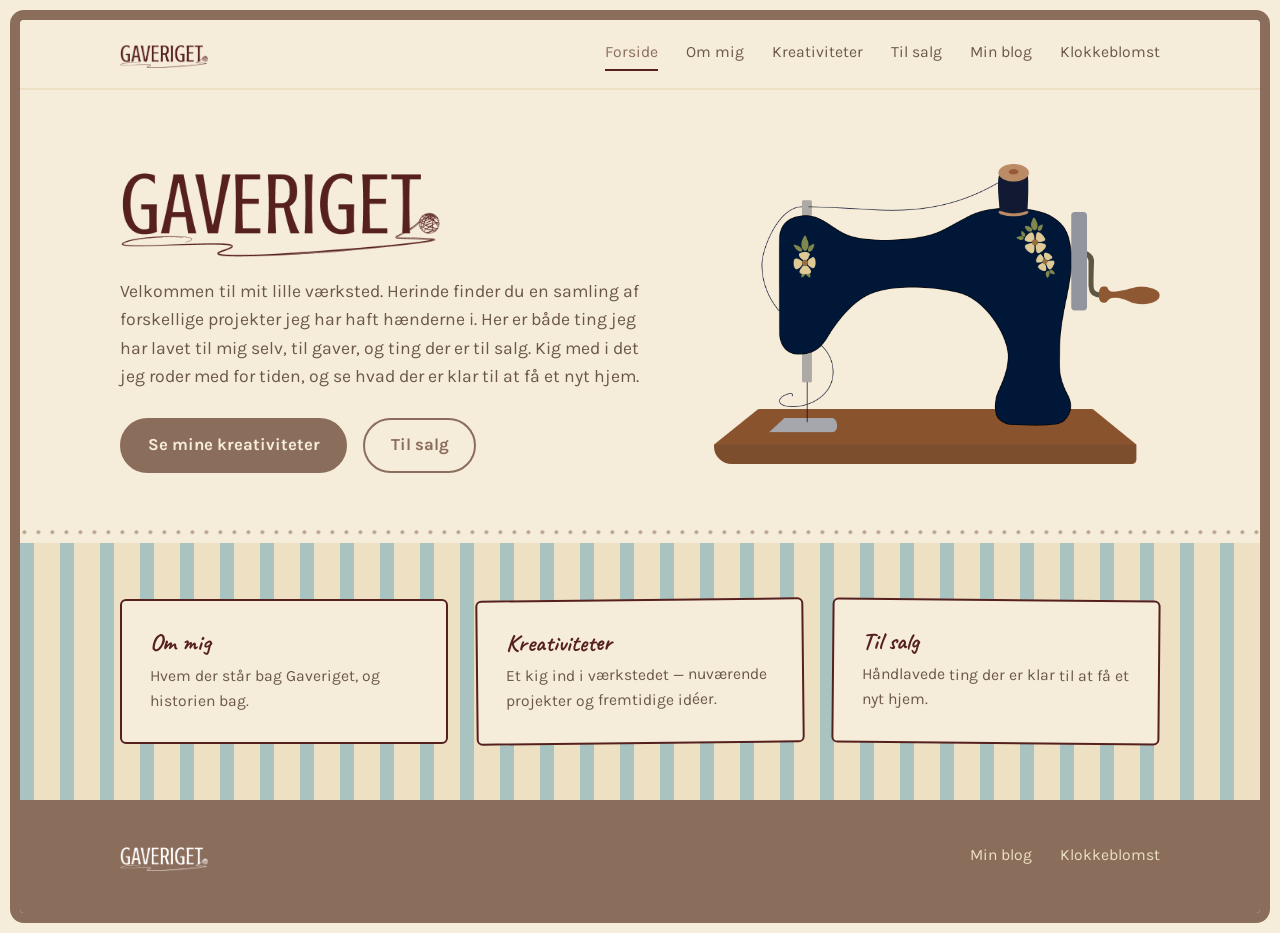
<file: index.html>
<!DOCTYPE html>
<html lang="da">
<head>
  <meta charset="UTF-8">
  <meta name="viewport" content="width=device-width, initial-scale=1.0">
  <title>Gaveriget</title>
  <link rel="preconnect" href="https://fonts.googleapis.com">
  <link href="https://fonts.googleapis.com/css2?family=Caveat:wght@600;700&family=Karla:wght@400;500;700&display=swap" rel="stylesheet">
  <link rel="stylesheet" href="css/reset.css">
  <link rel="stylesheet" href="css/style.css">
</head>
<body>
  <div class="page-frame">

    <header class="site-header">
      <div class="wrap">
        <a href="index.html" class="brand" aria-label="Gaveriget">
          <img src="images/logo-nyt.png" alt="Gaveriget logo" class="brand-logo">
        </a>
        <nav class="nav-links" aria-label="Hovedmenu">
          <a href="index.html" aria-current="page">Forside</a>
          <a href="om-mig.html">Om mig</a>
          <a href="kreativiteter.html">Kreativiteter</a>
          <a href="til-salg.html">Til salg</a>
          <a href="blog.html">Min blog</a>
          <a href="klokkeblomst.html">Klokkeblomst</a>
        </nav>
      </div>
    </header>

    <main>
      <section class="hero">
        <div class="wrap">
          <div class="hero-text">
            <h1 class="hero-logo-wrap">
              <img src="images/logo-nyt.png" alt="Gaveriget" class="hero-logo">
            </h1>
            <p>
              Velkommen til mit lille værksted. Herinde finder du en samling af forskellige projekter jeg har haft hænderne i.
              Her er både ting jeg har lavet til mig selv, til gaver, og ting der er til salg. 
              Kig med i det jeg roder med for tiden, og se hvad der er klar til at få et nyt hjem.
            </p>
            <a href="kreativiteter.html" class="btn btn-primary">Se mine kreativiteter</a>
            <a href="til-salg.html" class="btn btn-ghost" style="margin-left: 0.75rem;">Til salg</a>
          </div>

          <div class="hero-visual">
            <img
              src="images/symaskine.png"
              alt="Symaskine i værkstedet"
            >
          </div>
        </div>
      </section>

      <div class="stitch-divider" aria-hidden="true"></div>

      <section class="intro-links stripes">
        <div class="wrap">
          <a href="om-mig.html" class="note-card">
            <h3>Om mig</h3>
            <p>Hvem der står bag Gaveriget, og historien bag.</p>
          </a>
          <a href="kreativiteter.html" class="note-card">
            <h3>Kreativiteter</h3>
            <p>Et kig ind i værkstedet — nuværende projekter og fremtidige idéer.</p>
          </a>
          <a href="til-salg.html" class="note-card">
            <h3>Til salg</h3>
            <p>Håndlavede ting der er klar til at få et nyt hjem.</p>
          </a>
        </div>
      </section>
    </main>

    <footer class="site-footer">
      <div class="wrap">
        <span class="brand" aria-label="Gaveriget">
          <img src="images/logo-nyt.png" alt="Gaveriget logo" class="brand-logo">
        </span>
        <nav class="nav-links" aria-label="Footer-menu">
          <a href="blog.html">Min blog</a>
          <a href="klokkeblomst.html">Klokkeblomst</a>
        </nav>
      </div>
    </footer>

  </div>
</body>
</html>
</file>
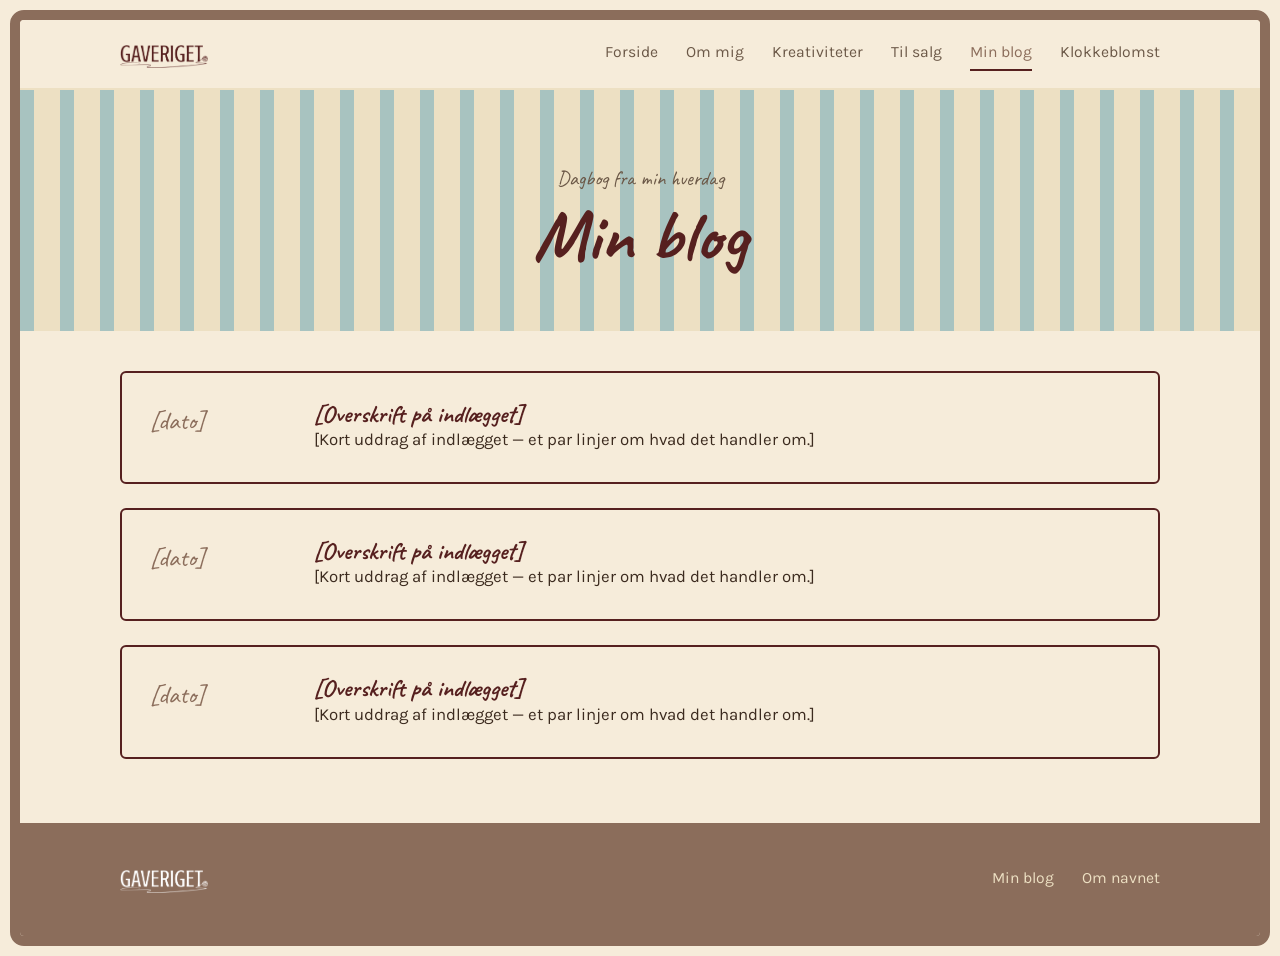
<file: blog.html>
<!DOCTYPE html>
<html lang="da">
<head>
  <meta charset="UTF-8">
  <meta name="viewport" content="width=device-width, initial-scale=1.0">
  <title>Min blog — Klokkeblomst</title>
  <link rel="preconnect" href="https://fonts.googleapis.com">
  <link href="https://fonts.googleapis.com/css2?family=Caveat:wght@600;700&family=Karla:wght@400;500;700&display=swap" rel="stylesheet">
  <link rel="stylesheet" href="css/reset.css">
  <link rel="stylesheet" href="css/style.css">
</head>
<body>
  <div class="page-frame">

    <header class="site-header">
      <div class="wrap">
        <a href="index.html" class="brand" aria-label="Gaveriget">
          <img src="images/logo-nyt.png" alt="Gaveriget logo" class="brand-logo">
        </a>
        <nav class="nav-links" aria-label="Hovedmenu">
          <a href="index.html">Forside</a>
          <a href="om-mig.html">Om mig</a>
          <a href="kreativiteter.html">Kreativiteter</a>
          <a href="til-salg.html">Til salg</a>
          <a href="blog.html" aria-current="page">Min blog</a>
          <a href="klokkeblomst.html">Klokkeblomst</a>
        </nav>
      </div>
    </header>

    <main>
      <section class="page-hero stripes">
        <div class="wrap">
          <p class="eyebrow">Dagbog fra min hverdag</p>
          <h1>Min blog</h1>
        </div>
      </section>

      <section class="post-list">
        <div class="wrap">

          <article class="note-card post-card">
            <span class="post-date">[dato]</span>
            <div>
              <h3>[Overskrift på indlægget]</h3>
              <p>[Kort uddrag af indlægget — et par linjer om hvad det handler om.]</p>
            </div>
          </article>

          <article class="note-card post-card">
            <span class="post-date">[dato]</span>
            <div>
              <h3>[Overskrift på indlægget]</h3>
              <p>[Kort uddrag af indlægget — et par linjer om hvad det handler om.]</p>
            </div>
          </article>

          <article class="note-card post-card">
            <span class="post-date">[dato]</span>
            <div>
              <h3>[Overskrift på indlægget]</h3>
              <p>[Kort uddrag af indlægget — et par linjer om hvad det handler om.]</p>
            </div>
          </article>

        </div>
      </section>
    </main>

    <footer class="site-footer">
      <div class="wrap">
        <span class="brand" aria-label="Gaveriget">
          <img src="images/logo-nyt.png" alt="Gaveriget logo" class="brand-logo">
        </span>
        <nav class="nav-links" aria-label="Footer-menu">
          <a href="blog.html">Min blog</a>
          <a href="klokkeblomst.html">Om navnet</a>
        </nav>
      </div>
    </footer>

  </div>
</body>
</html>
</file>
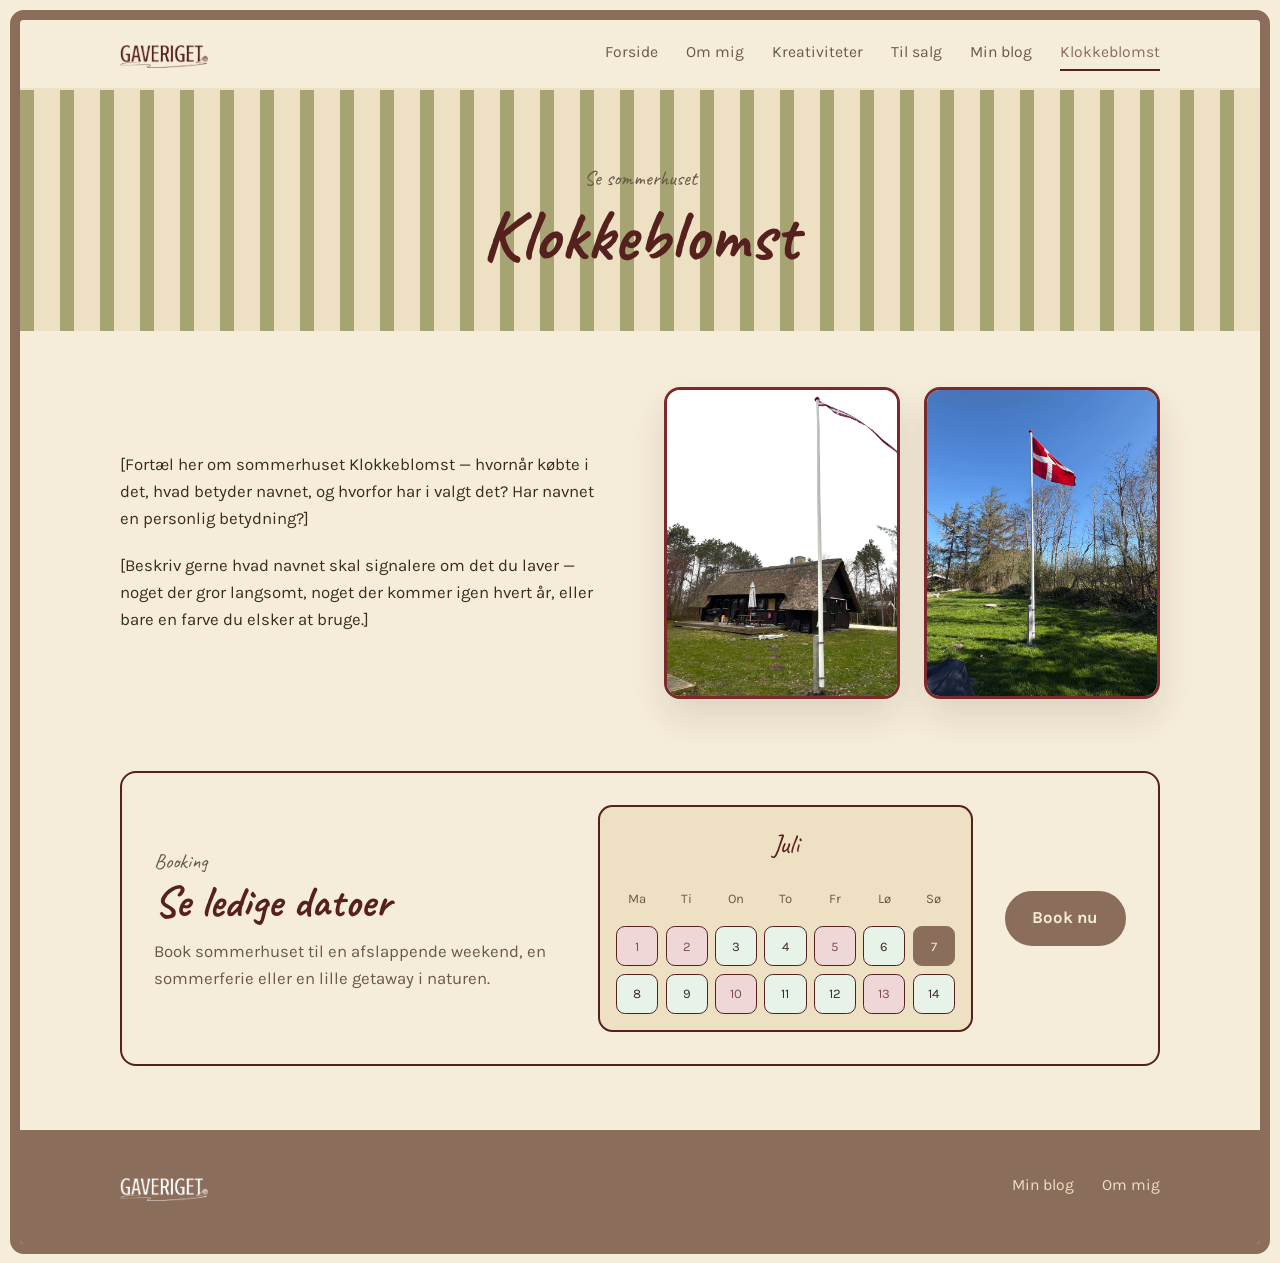
<file: klokkeblomst.html>
<!DOCTYPE html>
<html lang="da">
<head>
  <meta charset="UTF-8">
  <meta name="viewport" content="width=device-width, initial-scale=1.0">
  <title>Klokkeblomst</title>
  <link rel="preconnect" href="https://fonts.googleapis.com">
  <link href="https://fonts.googleapis.com/css2?family=Caveat:wght@600;700&family=Karla:wght@400;500;700&display=swap" rel="stylesheet">
  <link rel="stylesheet" href="css/reset.css">
  <link rel="stylesheet" href="css/style.css">
</head>
<body>
  <div class="page-frame">

    <header class="site-header">
      <div class="wrap">
        <a href="index.html" class="brand" aria-label="Gaveriget">
          <img src="images/logo-nyt.png" alt="Gaveriget logo" class="brand-logo">
        </a>
        <nav class="nav-links" aria-label="Hovedmenu">
          <a href="index.html">Forside</a>
          <a href="om-mig.html">Om mig</a>
          <a href="kreativiteter.html">Kreativiteter</a>
          <a href="til-salg.html">Til salg</a>
          <a href="blog.html">Min blog</a>
          <a href="klokkeblomst.html" aria-current="page">Klokkeblomst</a>
        </nav>
      </div>
    </header>

    <main>
      <section class="page-hero stripes-olive stripes">
        <div class="wrap">
          <p class="eyebrow">Se sommerhuset</p>
          <h1>Klokkeblomst</h1>
        </div>
      </section>

      <section class="content-section">
        <div class="wrap" style="display:grid; grid-template-columns: 1fr 1fr; gap:3rem; align-items:center;">
          <div>
            <p>
              [Fortæl her om sommerhuset Klokkeblomst — hvornår købte i det, hvad betyder navnet, og hvorfor har i valgt det? Har navnet en
              personlig betydning?]
            </p>
            <p style="margin-top:1.25rem;">
              [Beskriv gerne hvad navnet skal signalere om det du laver — noget
              der gror langsomt, noget der kommer igen hvert år, eller bare
              en farve du elsker at bruge.]
            </p>
          </div>

          <div class="gallery-grid" style="display:grid; grid-template-columns: 1fr 1fr; gap:1.5rem; align-items:start;">
            <img
              src="images/sommerhuset.JPEG"
              alt="Sommerhuset i Klokkeblomst"
              style="width:100%; height:100%; object-fit:cover; border-radius:1rem; border:3px solid #7a2a2a; box-shadow:0 18px 36px rgba(58,39,26,0.12); min-height:18rem;"
            >
            <img
              src="images/sommerhuset-flag.JPEG"
              alt="Flag på sommerhuset"
              style="width:100%; height:100%; object-fit:cover; border-radius:1rem; border:3px solid #7a2a2a; box-shadow:0 18px 36px rgba(58,39,26,0.12); min-height:18rem;"
            >
          </div>
        </div>
      </section>

      <section class="booking-section">
        <div class="wrap">
          <div class="booking-card">
            <div>
              <p class="eyebrow">Booking</p>
              <h2>Se ledige datoer</h2>
              <p>
                Book sommerhuset til en afslappende weekend, en sommerferie eller
                en lille getaway i naturen.
              </p>
            </div>

            <div class="mini-calendar" aria-label="Kalender for booking">
              <div class="calendar-header">Juli</div>
              <div class="calendar-grid">
                <span class="day day--muted">Ma</span>
                <span class="day day--muted">Ti</span>
                <span class="day day--muted">On</span>
                <span class="day day--muted">To</span>
                <span class="day day--muted">Fr</span>
                <span class="day day--muted">Lø</span>
                <span class="day day--muted">Sø</span>

                <button class="day day--booked" type="button" aria-label="Dato 1 er optaget">1</button>
                <button class="day day--booked" type="button" aria-label="Dato 2 er optaget">2</button>
                <button class="day day--available" type="button" aria-label="Dato 3 er ledig">3</button>
                <button class="day day--available" type="button" aria-label="Dato 4 er ledig">4</button>
                <button class="day day--booked" type="button" aria-label="Dato 5 er optaget">5</button>
                <button class="day day--available" type="button" aria-label="Dato 6 er ledig">6</button>
                <button class="day day--selected" type="button" aria-label="Dato 7 er valgt">7</button>

                <button class="day day--available" type="button" aria-label="Dato 8 er ledig">8</button>
                <button class="day day--available" type="button" aria-label="Dato 9 er ledig">9</button>
                <button class="day day--booked" type="button" aria-label="Dato 10 er optaget">10</button>
                <button class="day day--available" type="button" aria-label="Dato 11 er ledig">11</button>
                <button class="day day--available" type="button" aria-label="Dato 12 er ledig">12</button>
                <button class="day day--booked" type="button" aria-label="Dato 13 er optaget">13</button>
                <button class="day day--available" type="button" aria-label="Dato 14 er ledig">14</button>
              </div>
            </div>

            <div class="booking-actions">
              <a href="https://landfolk.com/da/l/645cf47a?checkin=2026-09-24&checkout=2026-09-29&ref=location-search-list" target="_blank" rel="noreferrer" class="btn btn-primary">Book nu</a>
            </div>
          </div>
        </div>
      </section>
    </main>

    <footer class="site-footer">
      <div class="wrap">
        <span class="brand" aria-label="Gaveriget">
          <img src="images/logo-nyt.png" alt="Gaveriget logo" class="brand-logo">
        </span>
        <nav class="nav-links" aria-label="Footer-menu">
          <a href="blog.html">Min blog</a>
          <a href="om-mig.html">Om mig</a>
        </nav>
      </div>
    </footer>

  </div>
</body>
</html>
</file>
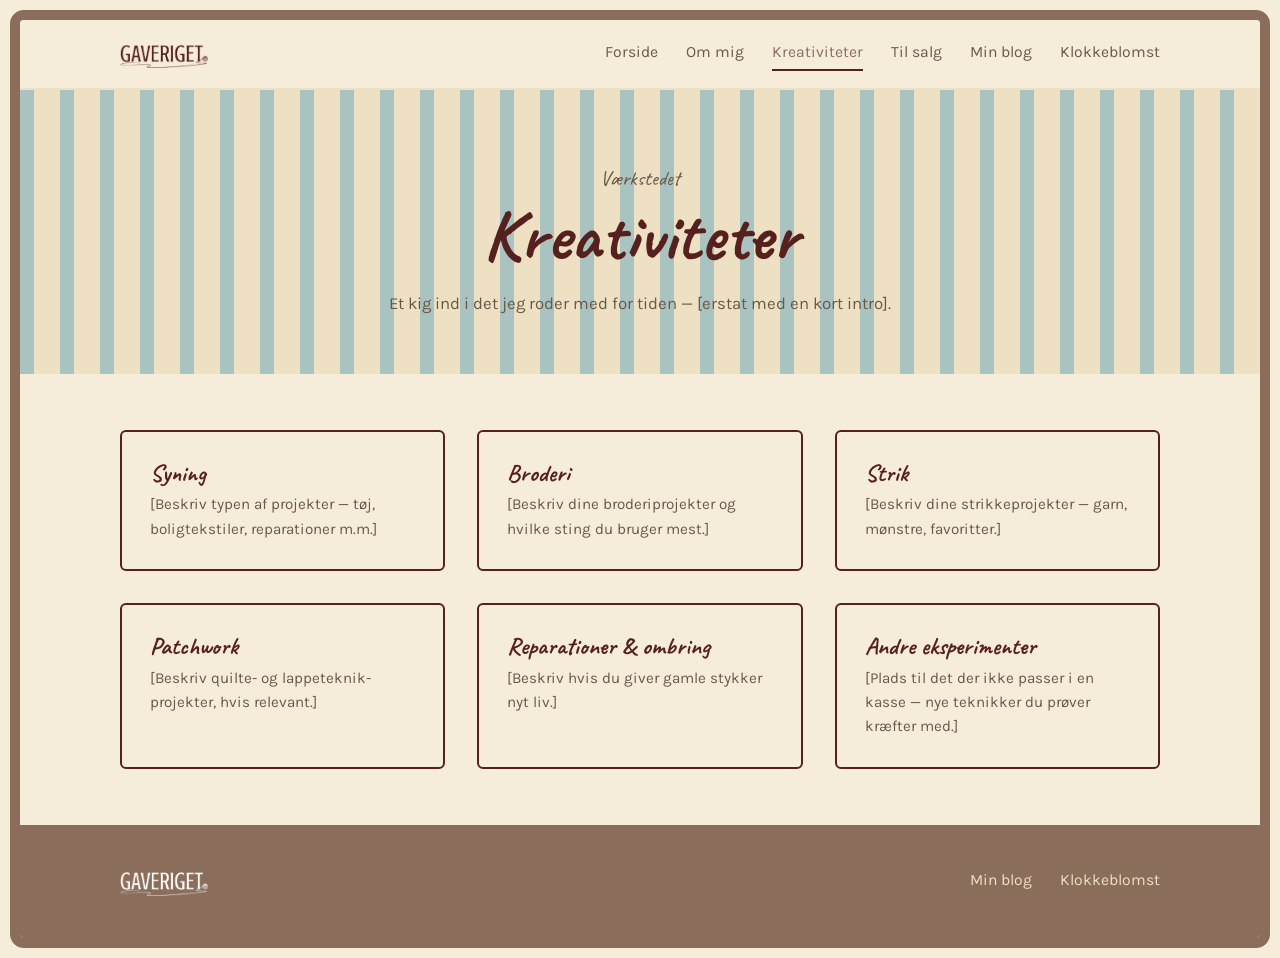
<file: kreativiteter.html>
<!DOCTYPE html>
<html lang="da">
<head>
  <meta charset="UTF-8">
  <meta name="viewport" content="width=device-width, initial-scale=1.0">
  <title>Kreativiteter — Klokkeblomst</title>
  <link rel="preconnect" href="https://fonts.googleapis.com">
  <link href="https://fonts.googleapis.com/css2?family=Caveat:wght@600;700&family=Karla:wght@400;500;700&display=swap" rel="stylesheet">
  <link rel="stylesheet" href="css/reset.css">
  <link rel="stylesheet" href="css/style.css">
</head>
<body>
  <div class="page-frame">

    <header class="site-header">
      <div class="wrap">
        <a href="index.html" class="brand" aria-label="Gaveriget">
          <img src="images/logo-nyt.png" alt="Gaveriget logo" class="brand-logo">
        </a>
        <nav class="nav-links" aria-label="Hovedmenu">
          <a href="index.html">Forside</a>
          <a href="om-mig.html">Om mig</a>
          <a href="kreativiteter.html" aria-current="page">Kreativiteter</a>
          <a href="til-salg.html">Til salg</a>
          <a href="blog.html">Min blog</a>
          <a href="klokkeblomst.html">Klokkeblomst</a>
        </nav>
      </div>
    </header>

    <main>
      <section class="page-hero stripes">
        <div class="wrap">
          <p class="eyebrow">Værkstedet</p>
          <h1>Kreativiteter</h1>
          <p>Et kig ind i det jeg roder med for tiden — [erstat med en kort intro].</p>
        </div>
      </section>

      <section class="content-section">
        <div class="wrap grid">

          <article class="note-card item-card">
            <h3>Syning</h3>
            <p>[Beskriv typen af projekter — tøj, boligtekstiler, reparationer m.m.]</p>
          </article>

          <article class="note-card item-card">
            <h3>Broderi</h3>
            <p>[Beskriv dine broderiprojekter og hvilke sting du bruger mest.]</p>
          </article>

          <article class="note-card item-card">
            <h3>Strik</h3>
            <p>[Beskriv dine strikkeprojekter — garn, mønstre, favoritter.]</p>
          </article>

          <article class="note-card item-card">
            <h3>Patchwork</h3>
            <p>[Beskriv quilte- og lappeteknik-projekter, hvis relevant.]</p>
          </article>

          <article class="note-card item-card">
            <h3>Reparationer &amp; ombring</h3>
            <p>[Beskriv hvis du giver gamle stykker nyt liv.]</p>
          </article>

          <article class="note-card item-card">
            <h3>Andre eksperimenter</h3>
            <p>[Plads til det der ikke passer i en kasse — nye teknikker du prøver kræfter med.]</p>
          </article>

        </div>
      </section>
    </main>

    <footer class="site-footer">
      <div class="wrap">
        <span class="brand" aria-label="Gaveriget">
          <img src="images/logo-nyt.png" alt="Gaveriget logo" class="brand-logo">
        </span>
        <nav class="nav-links" aria-label="Footer-menu">
          <a href="blog.html">Min blog</a>
          <a href="klokkeblomst.html">Klokkeblomst</a>
        </nav>
      </div>
    </footer>

  </div>
</body>
</html>
</file>
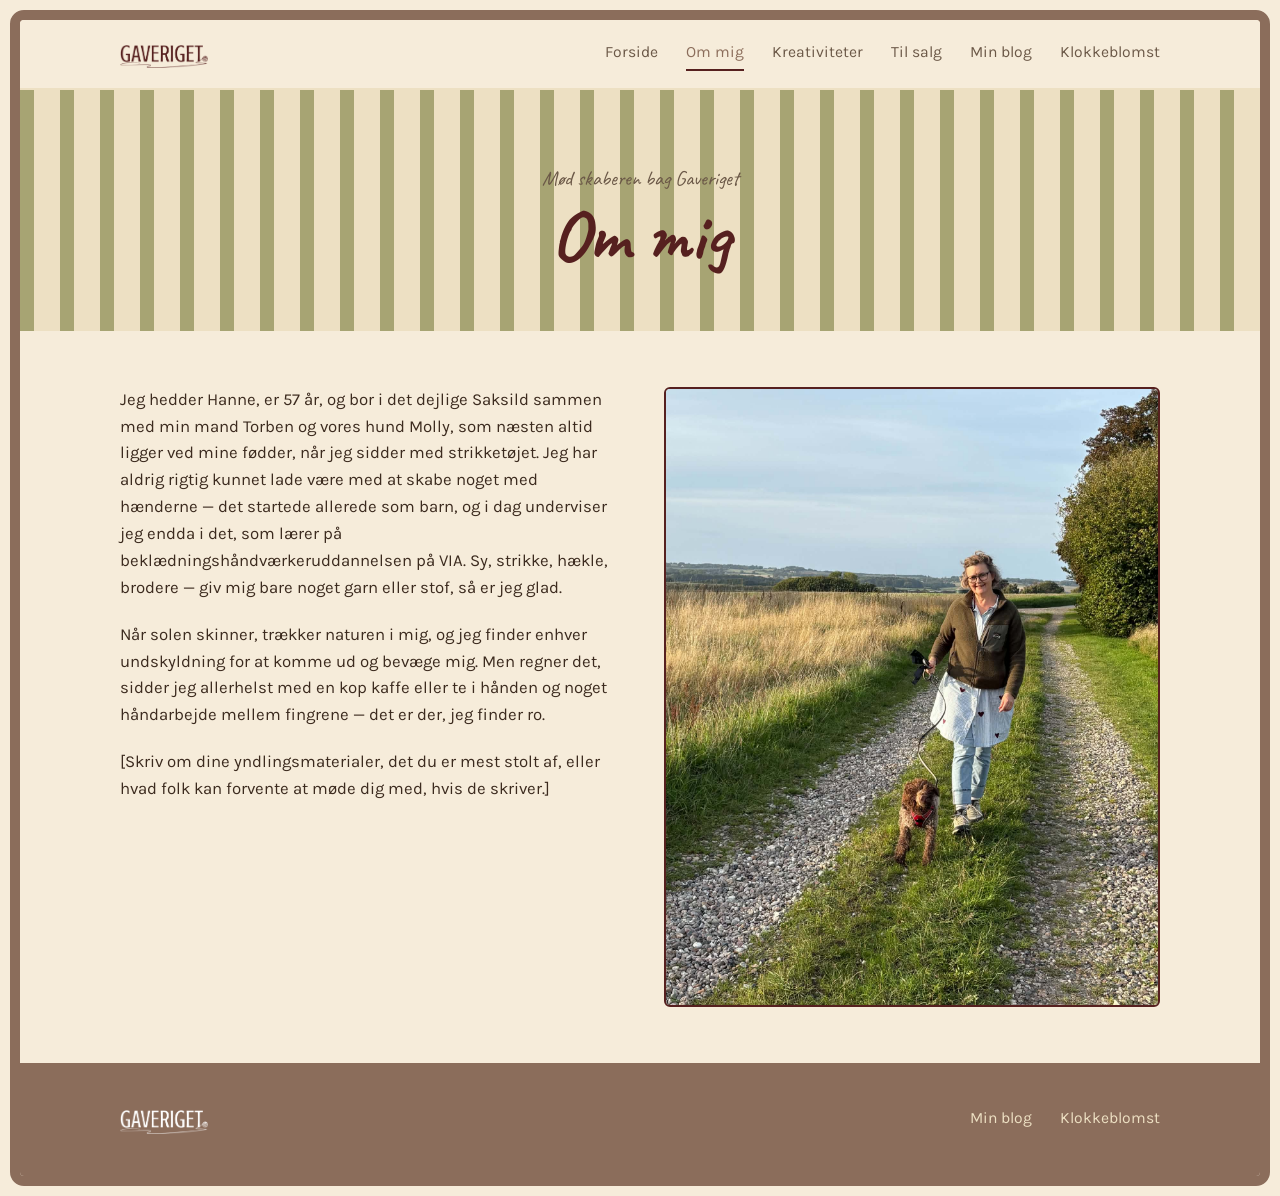
<file: om-mig.html>
<!DOCTYPE html>
<html lang="da">
<head>
  <meta charset="UTF-8">
  <meta name="viewport" content="width=device-width, initial-scale=1.0">
  <title>Om mig — Klokkeblomst</title>
  <link rel="preconnect" href="https://fonts.googleapis.com">
  <link href="https://fonts.googleapis.com/css2?family=Caveat:wght@600;700&family=Karla:wght@400;500;700&display=swap" rel="stylesheet">
  <link rel="stylesheet" href="css/reset.css">
  <link rel="stylesheet" href="css/style.css">
</head>
<body>
  <div class="page-frame">

    <header class="site-header">
      <div class="wrap">
        <a href="index.html" class="brand" aria-label="Gaveriget">
          <img src="images/logo-nyt.png" alt="Gaveriget logo" class="brand-logo">
        </a>
        <nav class="nav-links" aria-label="Hovedmenu">
          <a href="index.html">Forside</a>
          <a href="om-mig.html" aria-current="page">Om mig</a>
          <a href="kreativiteter.html">Kreativiteter</a>
          <a href="til-salg.html">Til salg</a>
          <a href="blog.html">Min blog</a>
          <a href="klokkeblomst.html">Klokkeblomst</a>
        </nav>
      </div>
    </header>

    <main>
      <section class="page-hero stripes-olive stripes">
        <div class="wrap">
          <p class="eyebrow">Mød skaberen bag Gaveriget</p>
          <h1>Om mig</h1>
        </div>
      </section>

      <section class="content-section">
        <div class="wrap" style="display:grid; grid-template-columns: 1fr 1fr; gap: 3rem; align-items:start;">
          <div>
            <p>
              Jeg hedder Hanne, er 57 år, og bor i det dejlige Saksild sammen med min mand Torben og vores hund Molly, som næsten altid ligger ved mine fødder, når jeg sidder med strikketøjet. 
              Jeg har aldrig rigtig kunnet lade være med at skabe noget med hænderne — det startede allerede som barn, og i dag underviser jeg endda i det, som lærer på beklædningshåndværkeruddannelsen på VIA. 
              Sy, strikke, hækle, brodere — giv mig bare noget garn eller stof, så er jeg glad.
            </p>
            <p style="margin-top:1.25rem;">
              Når solen skinner, trækker naturen i mig, og jeg finder enhver undskyldning for at komme ud og bevæge mig. 
              Men regner det, sidder jeg allerhelst med en kop kaffe eller te i hånden og noget håndarbejde mellem fingrene — det er der, jeg finder ro.
            </p>
            <p style="margin-top:1.25rem;">
              [Skriv om dine yndlingsmaterialer, det du er mest stolt af, eller
              hvad folk kan forvente at møde dig med, hvis de skriver.]
            </p>
          </div>

          <div class="note-card" style="display:flex; align-items:center; justify-content:center; aspect-ratio: 4/5; overflow:hidden; padding:0;">
            <img
              src="images/hanne.jpg"
              alt="Hanne"
              style="width:100%; height:100%; object-fit:cover; display:block;"
            >
          </div>
        </div>
      </section>
    </main>

    <footer class="site-footer">
      <div class="wrap">
        <span class="brand" aria-label="Gaveriget">
          <img src="images/logo-nyt.png" alt="Gaveriget logo" class="brand-logo">
        </span>
        <nav class="nav-links" aria-label="Footer-menu">
          <a href="blog.html">Min blog</a>
          <a href="klokkeblomst.html">Klokkeblomst</a>
        </nav>
      </div>
    </footer>

  </div>
</body>
</html>
</file>
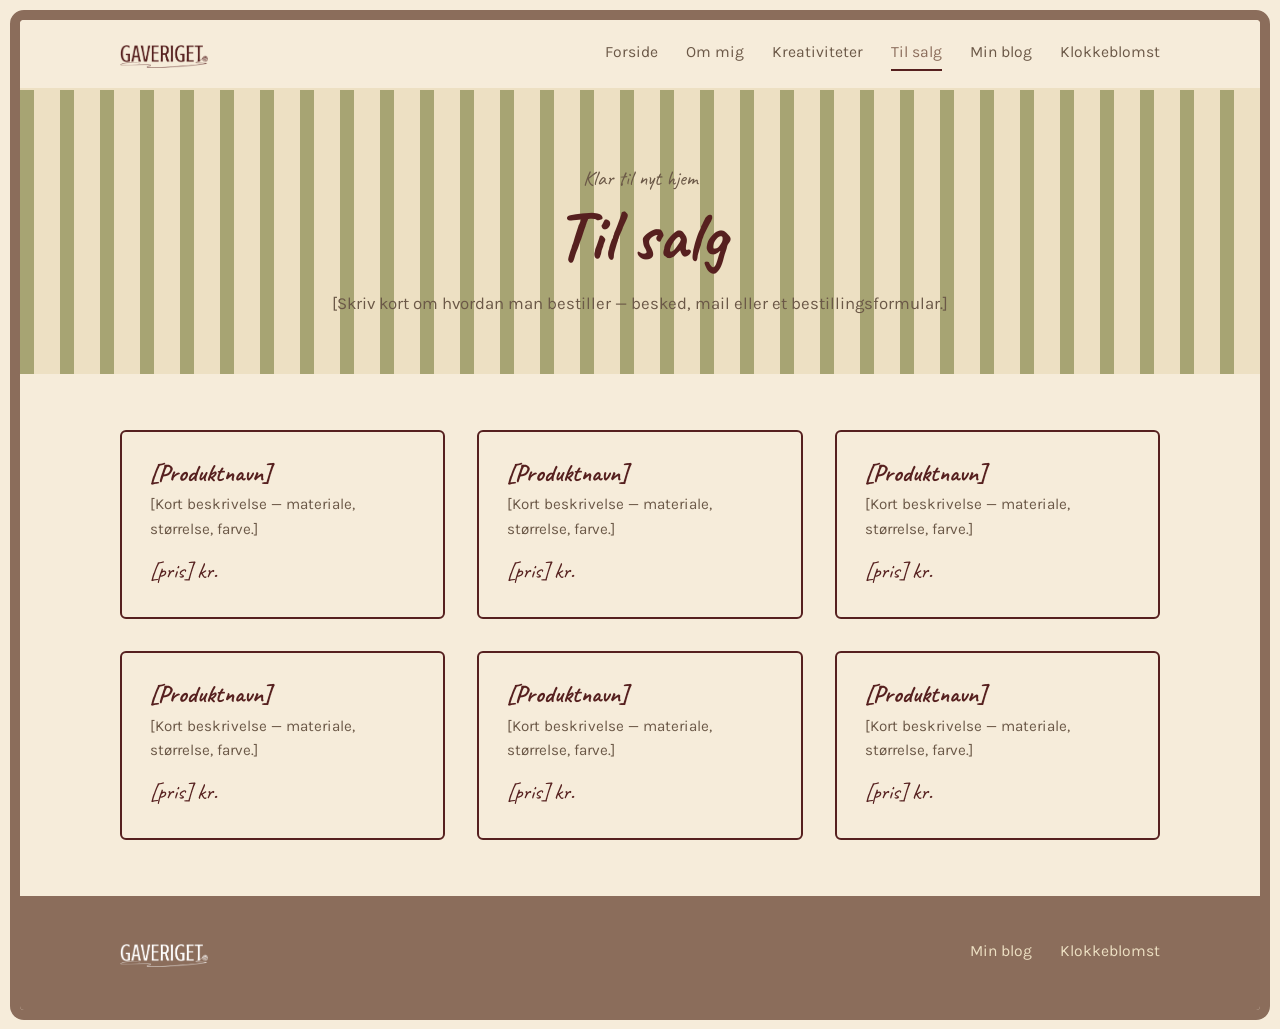
<file: til-salg.html>
<!DOCTYPE html>
<html lang="da">
<head>
  <meta charset="UTF-8">
  <meta name="viewport" content="width=device-width, initial-scale=1.0">
  <title>Til salg — Klokkeblomst</title>
  <link rel="preconnect" href="https://fonts.googleapis.com">
  <link href="https://fonts.googleapis.com/css2?family=Caveat:wght@600;700&family=Karla:wght@400;500;700&display=swap" rel="stylesheet">
  <link rel="stylesheet" href="css/reset.css">
  <link rel="stylesheet" href="css/style.css">
</head>
<body>
  <div class="page-frame">

    <header class="site-header">
      <div class="wrap">
        <a href="index.html" class="brand" aria-label="Gaveriget">
          <img src="images/logo-nyt.png" alt="Gaveriget logo" class="brand-logo">
        </a>
        <nav class="nav-links" aria-label="Hovedmenu">
          <a href="index.html">Forside</a>
          <a href="om-mig.html">Om mig</a>
          <a href="kreativiteter.html">Kreativiteter</a>
          <a href="til-salg.html" aria-current="page">Til salg</a>
          <a href="blog.html">Min blog</a>
          <a href="klokkeblomst.html">Klokkeblomst</a>
        </nav>
      </div>
    </header>

    <main>
      <section class="page-hero stripes-olive stripes">
        <div class="wrap">
          <p class="eyebrow">Klar til nyt hjem</p>
          <h1>Til salg</h1>
          <p>[Skriv kort om hvordan man bestiller — besked, mail eller et bestillingsformular.]</p>
        </div>
      </section>

      <section class="content-section">
        <div class="wrap grid">

          <article class="note-card item-card">
            <h3>[Produktnavn]</h3>
            <p>[Kort beskrivelse — materiale, størrelse, farve.]</p>
            <span class="price">[pris] kr.</span>
          </article>

          <article class="note-card item-card">
            <h3>[Produktnavn]</h3>
            <p>[Kort beskrivelse — materiale, størrelse, farve.]</p>
            <span class="price">[pris] kr.</span>
          </article>

          <article class="note-card item-card">
            <h3>[Produktnavn]</h3>
            <p>[Kort beskrivelse — materiale, størrelse, farve.]</p>
            <span class="price">[pris] kr.</span>
          </article>

          <article class="note-card item-card">
            <h3>[Produktnavn]</h3>
            <p>[Kort beskrivelse — materiale, størrelse, farve.]</p>
            <span class="price">[pris] kr.</span>
          </article>

          <article class="note-card item-card">
            <h3>[Produktnavn]</h3>
            <p>[Kort beskrivelse — materiale, størrelse, farve.]</p>
            <span class="price">[pris] kr.</span>
          </article>

          <article class="note-card item-card">
            <h3>[Produktnavn]</h3>
            <p>[Kort beskrivelse — materiale, størrelse, farve.]</p>
            <span class="price">[pris] kr.</span>
          </article>

        </div>
      </section>
    </main>

    <footer class="site-footer">
      <div class="wrap">
        <span class="brand" aria-label="Gaveriget">
          <img src="images/logo-nyt.png" alt="Gaveriget logo" class="brand-logo">
        </span>
        <nav class="nav-links" aria-label="Footer-menu">
          <a href="blog.html">Min blog</a>
          <a href="klokkeblomst.html">Klokkeblomst</a>
        </nav>
      </div>
    </footer>

  </div>
</body>
</html>
</file>
<file: css/style.css>
/* =========================================================
   Gaveriget — design tokens
   ========================================================= */
:root {
  /* Farver */
  --cream:        #f6ecda;
  --cream-deep:   #ede0c3;
  --burgundy:     #8b6d5b;
  --burgundy-ink: #56201f;
  --olive:        #a7a473;
  --dusty-blue:   #a8c3c0;
  --ink:          #3c2b1f;
  --ink-soft:     #6b5847;
  --amber:        #56201f;

  /* Typografi */
  --font-display: "Caveat", cursive;
  --font-body: "Karla", sans-serif;

  /* Layout */
  --page-max: 68rem;
  --radius: 6px;
}

/* =========================================================
   Grundlag
   ========================================================= */
body {
  background: var(--cream);
  color: var(--ink);
  font-family: var(--font-body);
  font-size: 1.05rem;
  line-height: 1.6;
}

h1, h2, h3 {
  font-family: var(--font-display);
  color: var(--burgundy-ink);
  line-height: 1.1;
  font-weight: 700;
}

h1 { font-size: clamp(2.75rem, 6vw, 4.5rem); }
h2 { font-size: clamp(2rem, 4vw, 2.75rem); }
h3 { font-size: 1.5rem; }

.hero-logo-wrap {
  margin: 0;
  line-height: 1;
}

.hero-logo {
  display: block;
  width: min(100%, 20rem);
  height: auto;
}

p  { max-width: 62ch; }

.eyebrow {
  font-family: var(--font-display);
  font-size: 1.3rem;
  color: var(--amber);
}

/* Hele siden holdes inden for en tegnet ramme, ligesom en skitsebog */
.page-frame {
  border: 10px solid var(--burgundy);
  border-radius: 14px;
  margin: 0.6rem;
  min-height: calc(100vh - 1.2rem);
  overflow: hidden;
  display: flex;
  flex-direction: column;
}

.wrap {
  width: 100%;
  max-width: var(--page-max);
  margin-inline: auto;
  padding-inline: 1.5rem;
}

/* =========================================================
   Header / navigation
   ========================================================= */
.site-header {
  background: var(--cream);
  border-bottom: 2px solid var(--cream-deep);
}

.site-header .wrap {
  display: flex;
  align-items: center;
  justify-content: space-between;
  padding-block: 1.1rem;
  gap: 1rem;
  flex-wrap: wrap;
}

.brand {
  font-family: var(--font-display);
  font-size: 2rem;
  color: var(--burgundy);
  display: flex;
  align-items: center;
  gap: 0.6rem;
  text-decoration: none;
}

.brand-logo {
  width: 5.5rem;
  height: auto;
  display: block;
}

.brand span {
  line-height: 1;
}

.nav-links {
  display: flex;
  gap: 1.75rem;
  flex-wrap: wrap;
}

.nav-links a {
  font-size: 0.98rem;
  color: var(--ink-soft);
  padding-block: 0.2rem;
  border-bottom: 2px solid transparent;
}

.nav-links a:hover,
.nav-links a[aria-current="page"] {
  color: var(--burgundy);
  border-bottom-color: var(--amber);
}

/* =========================================================
   Stribet sektion (inspireret af referencebilledet)
   ========================================================= */
.stripes {
  background-image: repeating-linear-gradient(
    90deg,
    var(--dusty-blue) 0px,
    var(--dusty-blue) 14px,
    var(--cream-deep) 14px,
    var(--cream-deep) 40px
  );
  padding-block: 3.5rem;
}

.stripes-olive {
  background-image: repeating-linear-gradient(
    90deg,
    var(--olive) 0px,
    var(--olive) 14px,
    var(--cream-deep) 14px,
    var(--cream-deep) 40px
  );
}

.note-card {
  background: var(--cream);
  border: 2px solid var(--burgundy-ink);
  border-radius: var(--radius);
  padding: 1.75rem;
}

/* =========================================================
   Hero (forside)
   ========================================================= */
.hero {
  padding-block: 4rem 3rem;
}

.hero .wrap {
  display: grid;
  grid-template-columns: 1.1fr 0.9fr;
  align-items: center;
  gap: 3rem;
}

.hero p {
  margin-block: 1.25rem 1.75rem;
  color: var(--ink-soft);
  font-size: 1.1rem;
}

.hero-visual {
  display: flex;
  justify-content: center;
  align-items: center;
}

.hero-visual img {
  width: min(100%, 28rem);
  height: auto;
  border-radius: 1.1rem;
  border: none;
  box-shadow: none;
  object-fit: cover;
  display: block;
}

/* Simpelt sting-mønster, brugt som skillelinje i stedet for en almindelig streg */
.stitch-divider {
  height: 1.4rem;
  background-image: radial-gradient(circle, var(--burgundy) 1.6px, transparent 1.7px);
  background-size: 14px 14px;
  background-position: center;
  opacity: 0.55;
}

/* =========================================================
   Knapper
   ========================================================= */
.btn {
  display: inline-block;
  font-family: var(--font-body);
  font-weight: 700;
  padding: 0.75rem 1.6rem;
  border-radius: 999px;
  border: 2px solid var(--burgundy);
}

.btn-primary {
  background: var(--burgundy);
  color: var(--cream);
}

.btn-primary:hover {
  background: var(--burgundy-ink);
}

.btn-ghost {
  background: transparent;
  color: var(--burgundy);
}

.btn-ghost:hover {
  background: var(--cream-deep);
}

/* =========================================================
   Tre-spalte introduktion til undersiderne (forsiden)
   ========================================================= */
.intro-links {
  padding-block: 3.5rem;
}

.intro-links .wrap {
  display: grid;
  grid-template-columns: repeat(3, 1fr);
  gap: 1.75rem;
}

.intro-links a.note-card {
  transition: transform 0.15s ease;
}

.intro-links a.note-card:nth-child(2) { transform: rotate(-0.6deg); }
.intro-links a.note-card:nth-child(3) { transform: rotate(0.5deg); }

.intro-links a.note-card:hover {
  transform: translateY(-4px);
}

.intro-links h3 {
  margin-bottom: 0.5rem;
}

.intro-links p {
  color: var(--ink-soft);
  font-size: 0.98rem;
}

/* =========================================================
   Sideoverskrift (alle undersider)
   ========================================================= */
.page-hero {
  padding-block: 3.5rem;
  text-align: center;
}

.page-hero p {
  margin-inline: auto;
  margin-top: 1rem;
  color: var(--ink-soft);
}

main {
  flex: 1;
}

/* =========================================================
   Generisk indholds-grid (kreativiteter / til salg)
   ========================================================= */
.content-section {
  padding-block: 3.5rem;
}

.grid {
  display: grid;
  grid-template-columns: repeat(3, 1fr);
  gap: 2rem;
}

.item-card h3 {
  margin-bottom: 0.4rem;
}

.item-card p {
  color: var(--ink-soft);
  font-size: 0.95rem;
}

.item-card .price {
  display: block;
  margin-top: 0.75rem;
  font-family: var(--font-display);
  font-size: 1.4rem;
  color: var(--amber);
}

/* =========================================================
   Blog
   ========================================================= */
.post-list {
  display: flex;
  flex-direction: column;
  gap: 1.5rem;
  padding-block: 2.5rem 4rem;
}

.post-list .wrap {
  display: flex;
  flex-direction: column;
  gap: 1.5rem;
}

.post-card {
  display: grid;
  grid-template-columns: 140px 1fr;
  gap: 1.5rem;
  align-items: start;
}

.post-date {
  font-family: var(--font-display);
  font-size: 1.6rem;
  color: var(--burgundy);
}

.booking-section {
  padding-block: 1rem 4rem;
}

.booking-card {
  background: var(--cream);
  border: 2px solid var(--burgundy-ink);
  border-radius: 1rem;
  padding: 2rem;
  display: grid;
  grid-template-columns: 1.1fr 1fr auto;
  gap: 2rem;
  align-items: center;
}

.booking-card h2 {
  margin-bottom: 0.75rem;
}

.booking-card p {
  color: var(--ink-soft);
}

.mini-calendar {
  background: var(--cream-deep);
  border: 2px solid var(--burgundy-ink);
  border-radius: 0.9rem;
  padding: 1rem;
}

.calendar-header {
  text-align: center;
  font-family: var(--font-display);
  font-size: 1.7rem;
  color: var(--burgundy-ink);
  margin-bottom: 0.7rem;
}

.calendar-grid {
  display: grid;
  grid-template-columns: repeat(7, minmax(0, 1fr));
  gap: 0.45rem;
}

.day {
  border: 1px solid var(--burgundy-ink);
  border-radius: 0.55rem;
  background: var(--cream);
  color: var(--ink);
  font: inherit;
  font-size: 0.82rem;
  padding: 0.55rem 0.25rem;
  text-align: center;
  cursor: default;
}

.day--muted {
  background: transparent;
  border-color: transparent;
  color: var(--ink-soft);
}

.day--available {
  background: #e7f2e8;
}

.day--booked {
  background: #f0d7d7;
  color: #7f4d4d;
}

.day--selected {
  background: var(--burgundy);
  color: var(--cream);
  border-color: var(--burgundy);
}

.booking-actions {
  display: flex;
  align-items: center;
  justify-content: center;
}

/* =========================================================
   Footer
   ========================================================= */
.site-footer {
  background: var(--burgundy);
  color: var(--cream);
  padding-block: 2.5rem;
  margin-top: auto;
}

.site-footer .wrap {
  display: flex;
  justify-content: space-between;
  align-items: center;
  flex-wrap: wrap;
  gap: 1rem;
}

.site-footer .brand {
  color: var(--cream);
}

.site-footer .brand-logo {
  opacity: 1;
  filter: invert(1) sepia(1) saturate(0.15) brightness(1.1) hue-rotate(20deg);
  mix-blend-mode: normal;
}

.site-footer a {
  color: var(--cream-deep);
}

.site-footer a:hover {
  color: var(--cream);
}

/* =========================================================
   Responsivt
   ========================================================= */
@media (max-width: 800px) {
  .hero .wrap {
    grid-template-columns: 1fr;
  }
  .intro-links .wrap,
  .grid {
    grid-template-columns: 1fr;
  }
  .post-card {
    grid-template-columns: 1fr;
  }
  .nav-links {
    gap: 1rem;
    font-size: 0.9rem;
  }
}
</file>
